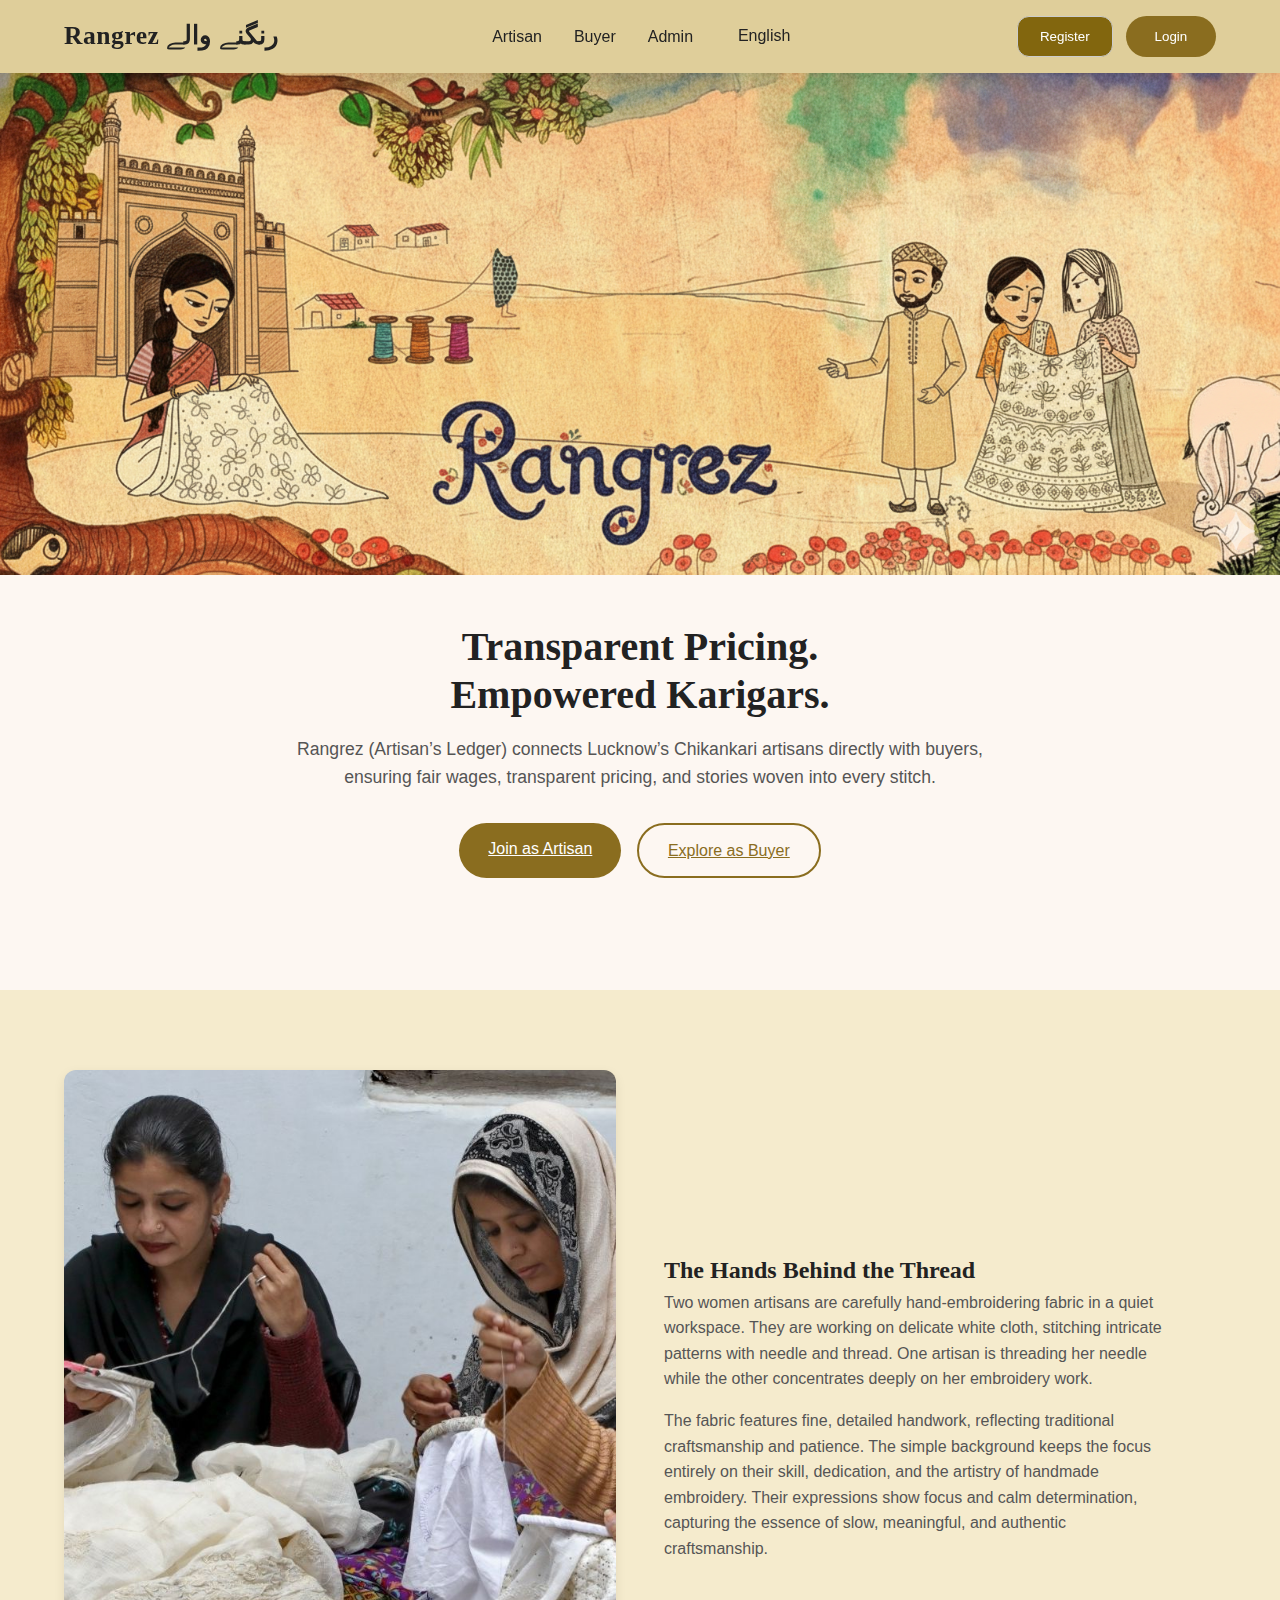
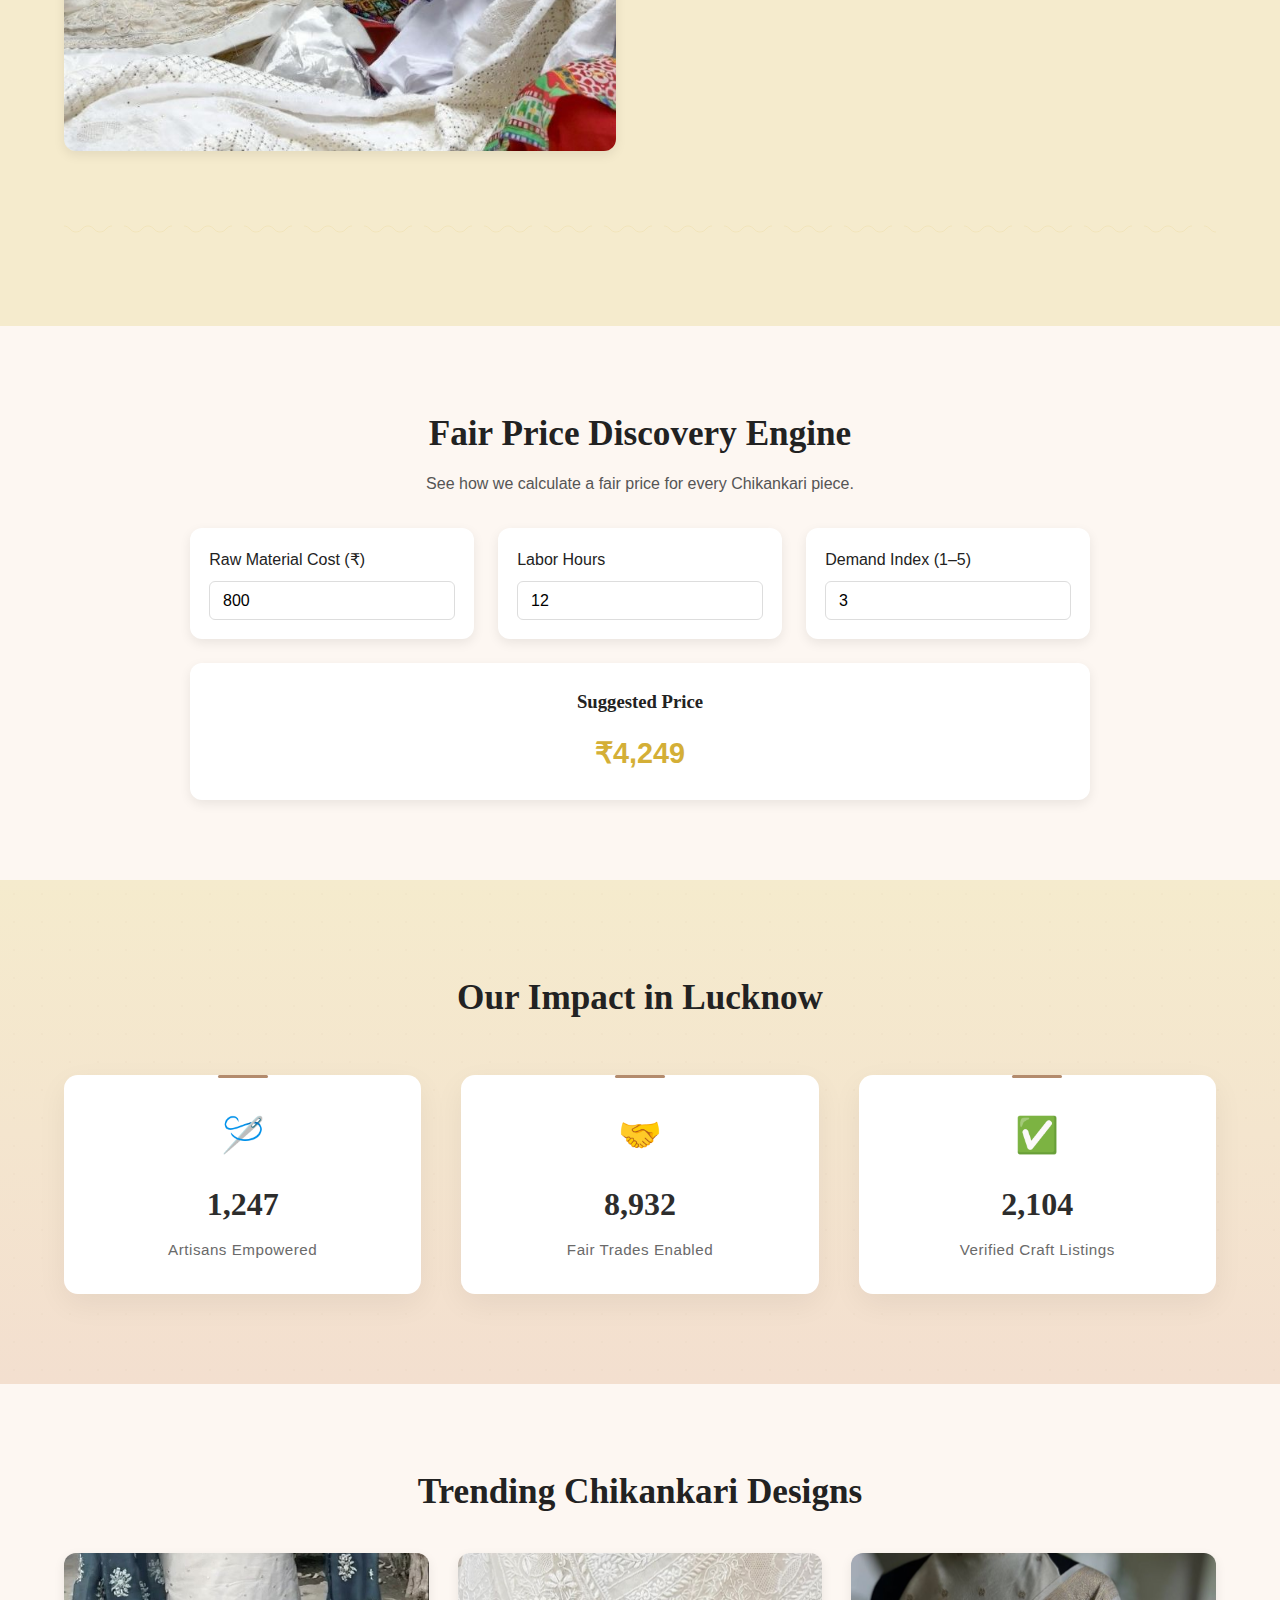
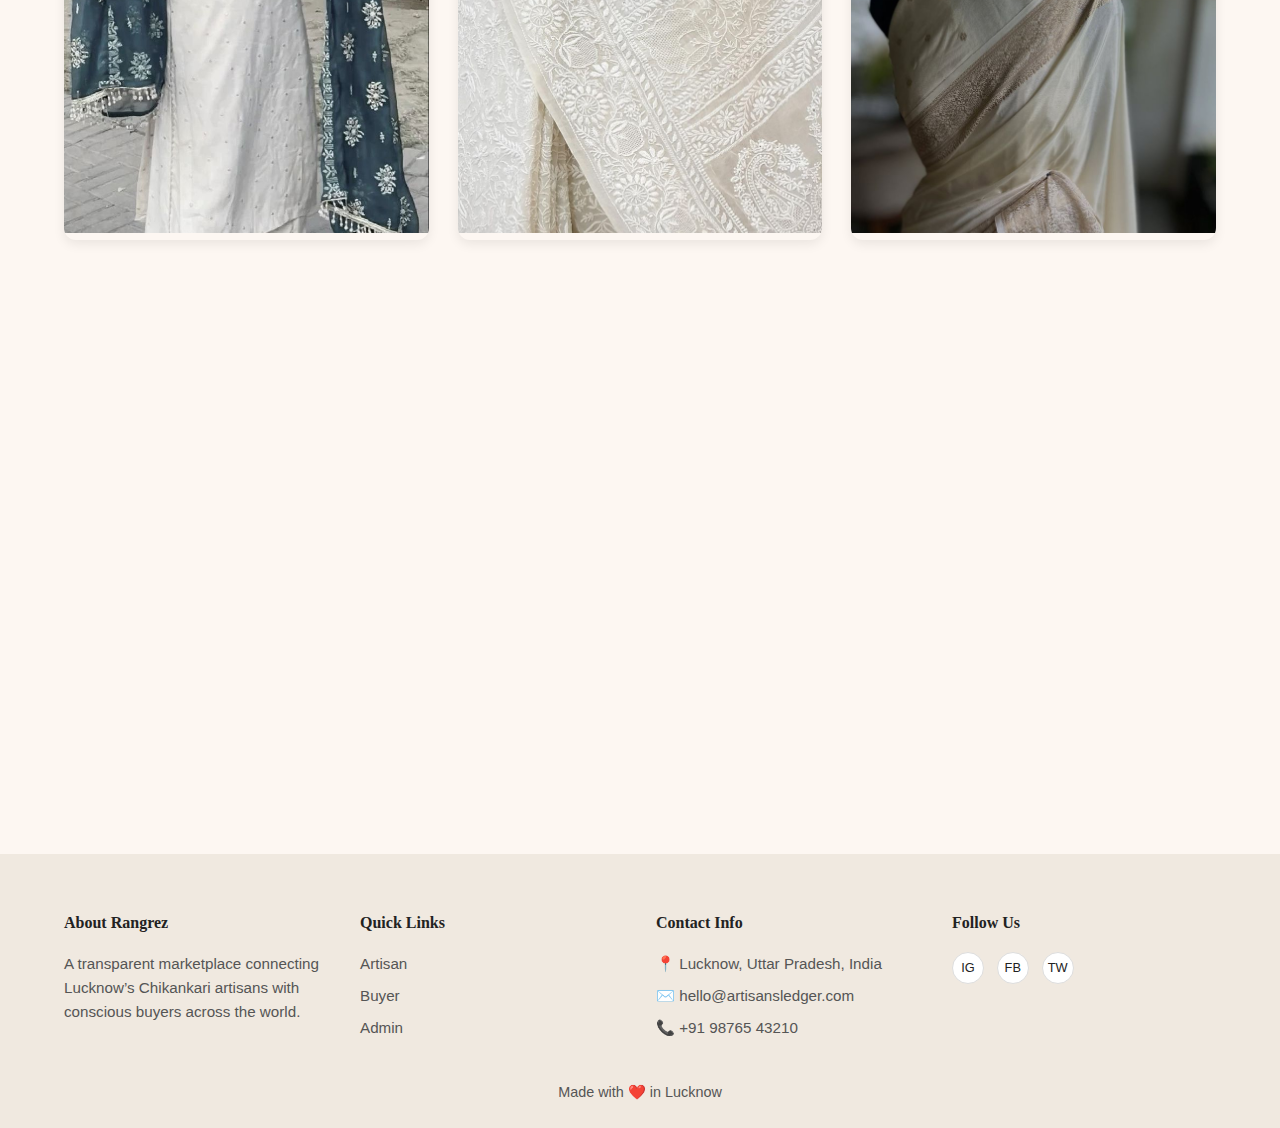
<file: index.html>
<!DOCTYPE html>
<html lang="en">
<head>
  <meta charset="UTF-8" />
  <meta name="viewport" content="width=device-width, initial-scale=1.0"/>
  <title>Artisan’s Ledger – Transparent Pricing. Empowered Karigars.</title>
  <link rel="stylesheet" href="style.css" />
 <link rel="preconnect" href="https://fonts.googleapis.com">
<link rel="preconnect" href="https://fonts.gstatic.com" crossorigin>

</head>
<body>
  <!-- Navigation -->
  <nav class="navbar">
    <div class="nav-container">
      <div class="nav-logo">Rangrez رنگنے والے</div>
      <ul class="nav-menu" id="navMenu">

        <li class="nav-item"><a href="artisan.html" class="nav-link">Artisan</a></li>
        <li class="nav-item"><a href="buyer.html" class="nav-link">Buyer</a></li>
        <li class="nav-item"><a href="admin.html" class="nav-link">Admin</a></li>
        <li class="nav-item dropdown">
          <button class="lang-btn">English</button>
          <ul class="dropdown-menu">
            <li><a href="#" data-lang="en">English</a></li>
            <li><a href="#" data-lang="hi">Hindi</a></li>
            <li><a href="#" data-lang="ur">Urdu</a></li>
          </ul>
        </li>
      </ul>
      <div class="nav-buttons" id="authButtons">
  <button class="btn btn-outline" onclick="openRegister()">Register</button>
  <button class="btn btn-primary" onclick="openLogin()">Login</button>
</div>

<div class="nav-user" id="navUser" style="display:none;">
  <span id="welcomeUser"></span>
  <button class="btn btn-outline" onclick="logout()">Logout</button>
</div>
  <!-- AUTH MODAL -->
<!-- AUTH MODAL -->
<div id="authModal" class="auth-modal">
  <div class="auth-box">

    <span class="close-btn" onclick="closeAuth()">&times;</span>

    <h2 id="authTitle" style="margin-bottom: 1rem;">Login</h2>

    <div id="authMessage" class="auth-message"></div>

    <input type="text" id="authName" placeholder="Full Name">
    
    <input type="email" id="authEmail" placeholder="Email">
    <input type="password" id="authPassword" placeholder="Password">

    <button class="btn btn-primary" onclick="submitAuth()" id="authSubmit" style="width: 100%; margin-top: 10px;">
      Login
    </button>

    <p id="toggleText" style="margin-top: 15px; font-size: 0.9rem;">
      Don’t have an account?
      <span onclick="toggleAuth()" style="color:#c47a2c; cursor:pointer; font-weight:600;">
        Register
      </span>
    </p>

  </div>
</div>


      <!-- Hamburger Button -->
      <div class="hamburger" id="hamburger">
        <span></span>
        <span></span>
        <span></span>
      </div>

    </div>
  </nav>

  <!-- Hero Section -->
 <section class="hero">

  <div class="hero-banner">
    <img src="rangrezBanner.jpg.png" alt="Lucknow Chikankari">
  </div>

  <div class="hero-content">
    <h1 class="hero-title" data-key="heroTitle">
      Transparent Pricing. <br> Empowered Karigars.
    </h1>

    <p class="hero-text" data-key="heroText">
      Rangrez (Artisan’s Ledger) connects Lucknow’s Chikankari artisans directly with buyers,
      ensuring fair wages, transparent pricing, and stories woven into every stitch.
    </p>

    <div class="hero-cta">
     <a href="artisan.html" class="btn-primary">Join as Artisan</a>
<a href="buyer.html" class="btn-secondary">Explore as Buyer</a>

    </div>

  </div>

</section>



  <!-- Story Section -->
  <section id="story" class="section story">
    <div class="container">
      <div class="story-wrapper">
        <div class="story-img fade-in">
          <img src="story.jpg" alt="Chikankari artisan in Lucknow" />
        </div>
        <div class="story-text fade-in">
          <h2 data-key="storyTitle">The Hands Behind the Thread</h2>

          <p data-key="storyText1">
           Two women artisans are carefully hand-embroidering fabric in a quiet workspace. They are working on delicate white cloth, stitching intricate patterns with needle and thread. One artisan is threading her needle while the other concentrates deeply on her embroidery work.


          </p>
          <p data-key="storyText2">
            The fabric features fine, detailed handwork, reflecting traditional craftsmanship and patience. The simple background keeps the focus entirely on their skill, dedication, and the artistry of handmade embroidery.

Their expressions show focus and calm determination, capturing the essence of slow, meaningful, and authentic craftsmanship. 
          </p>
        </div>
      </div>
      <div class="floral-divider"></div>
    </div>
  </section>

  <!-- Fair Price Section -->
  <section class="section fair-price">
    <div class="container">
      <h2 class="section-title" data-key="fairTitle">Fair Price Discovery Engine</h2>
      <p class="section-subtitle " data-key="fairSubtitle">
        See how we calculate a fair price for every Chikankari piece.
      </p>

      <div class="calc-grid">
        <div class="calc-input">
          <label>Raw Material Cost (₹)</label>
          <input type="number" id="rawCost" value="800" />
        </div>
        <div class="calc-input">
          <label>Labor Hours</label>
          <input type="number" id="laborHours" value="12" />
        </div>
        <div class="calc-input">
          <label>Demand Index (1–5)</label>
          <input type="number" id="demandIndex" value="3" min="1" max="5" />
        </div>
        <div class="calc-result">
          <h3>Suggested Price</h3>
          <div class="price-box" id="suggestedPrice">₹1,920</div>
        </div>
      </div>
    </div>
  </section>

  <!-- Impact Section -->
  <section id="impact" class="section impact">
    <div class="container">
      <h2 class="section-title" data-key="impactTitle">Our Impact in Lucknow</h2>
      <div class="stats-grid">
        <div class="stat-card fade-in">
          <div class="stat-icon">🪡</div>
          <div class="stat-number">1,247</div>
          <div class="stat-label" data-key="artisans">Artisans Empowered</div>
        </div>
        <div class="stat-card fade-in">
          <div class="stat-icon">🤝</div>
          <div class="stat-number">8,932</div>
          <div class="stat-label" data-key="trades">Fair Trades Enabled</div>
        </div>
        <div class="stat-card fade-in">
          <div class="stat-icon">✅</div>
          <div class="stat-number">2,104</div>
          <div class="stat-label" data-key="listings">Verified Craft Listings</div>
        </div>
      </div>
    </div>
  </section>

  <!-- Trending Designs -->
  <section class="section trending">
    <div class="container">
      <h2 class="section-title" data-key="trendingTitle">Trending Chikankari Designs</h2>
      <div class="design-grid">
        <div class="design-card fade-in">
          <img src="floralkurta.jpg" alt="Chikankari kurta" />
          <div class="design-overlay">
            <h3>Floral Kurta</h3>
            <p>by Razia Bibi</p>
            <p class="price">₹2,400</p>
          </div>
        </div>
        <div class="design-card fade-in">
          <img src="peonydupatta.jpg" alt="Chikankari dupatta" />
          <div class="design-overlay">
            <h3>Peony Dupatta</h3>
            <p>by Shabnam Khan</p>
            <p class="price">₹1,800</p>
          </div>
        </div>
        <div class="design-card fade-in">
          <img src="awadhisaree.jpg" alt="Chikankari saree" />
          <div class="design-overlay">
            <h3>Awadhi Saree</h3>
            <p>by Nargis Begum</p>
            <p class="price">₹4,500</p>
          </div>
        </div>
      </div>
    </div>
  </section>

  <!-- Lucknow Touch -->
  <section class="section lucknow-touch">
    <div class="container">
      <h3 class="lucknow-title" data-key="lucknowTitle">A Touch of Lucknow</h3>
      <p class="lucknow-text" data-key="lucknowText">
       Lucknow is not just a city — it is an emotion woven in white threads.

Here, craftsmanship is slow, intentional, and soulful. Every stitch reflects hours of dedication. Every pattern holds a fragment of history. Artisan’s Ledger exists to preserve this grace while empowering the hands that keep it alive.

Because heritage deserves dignity.
And artisans deserve fairness.
      </p>
      <div class="arch-silhouette"></div>
      <blockquote class="lucknow-quote">
        “Crafted with tehzeeb and tradition.”
      </blockquote>
    </div>
  </section>

  <!-- Footer -->
  <footer class="footer">
    <div class="footer-container">
      <div class="footer-col">
        <h4>About Rangrez</h4>
        <p data-key="footerAbout">
          A transparent marketplace connecting Lucknow’s Chikankari artisans with conscious buyers across the world.
        </p>
      </div>
      <div class="footer-col">
        <h4>Quick Links</h4>
        <ul>
          <li><a href="#hero">Artisan</a></li>
          <li><a href="#story">Buyer</a></li>
          <li><a href="#impact">Admin</a></li>
        </ul>
      </div>
      <div class="footer-col">
        <h4>Contact Info</h4>
        <p>📍 Lucknow, Uttar Pradesh, India</p>
        <p>✉️ hello@artisansledger.com</p>
        <p>📞 +91 98765 43210</p>
      </div>
      <div class="footer-col">
        <h4>Follow Us</h4>
        <div class="social-icons">
          <a href="#" aria-label="Instagram">IG</a>
          <a href="#" aria-label="Facebook">FB</a>
          <a href="#" aria-label="Twitter">TW</a>
        </div>
      </div>
    </div>
    <div class="footer-bottom" data-key="madeWith">
      <p>Made with ❤️ in Lucknow</p>
    </div>
  </footer>

  <script src="script.js"></script>
</body>
</html>
</file>
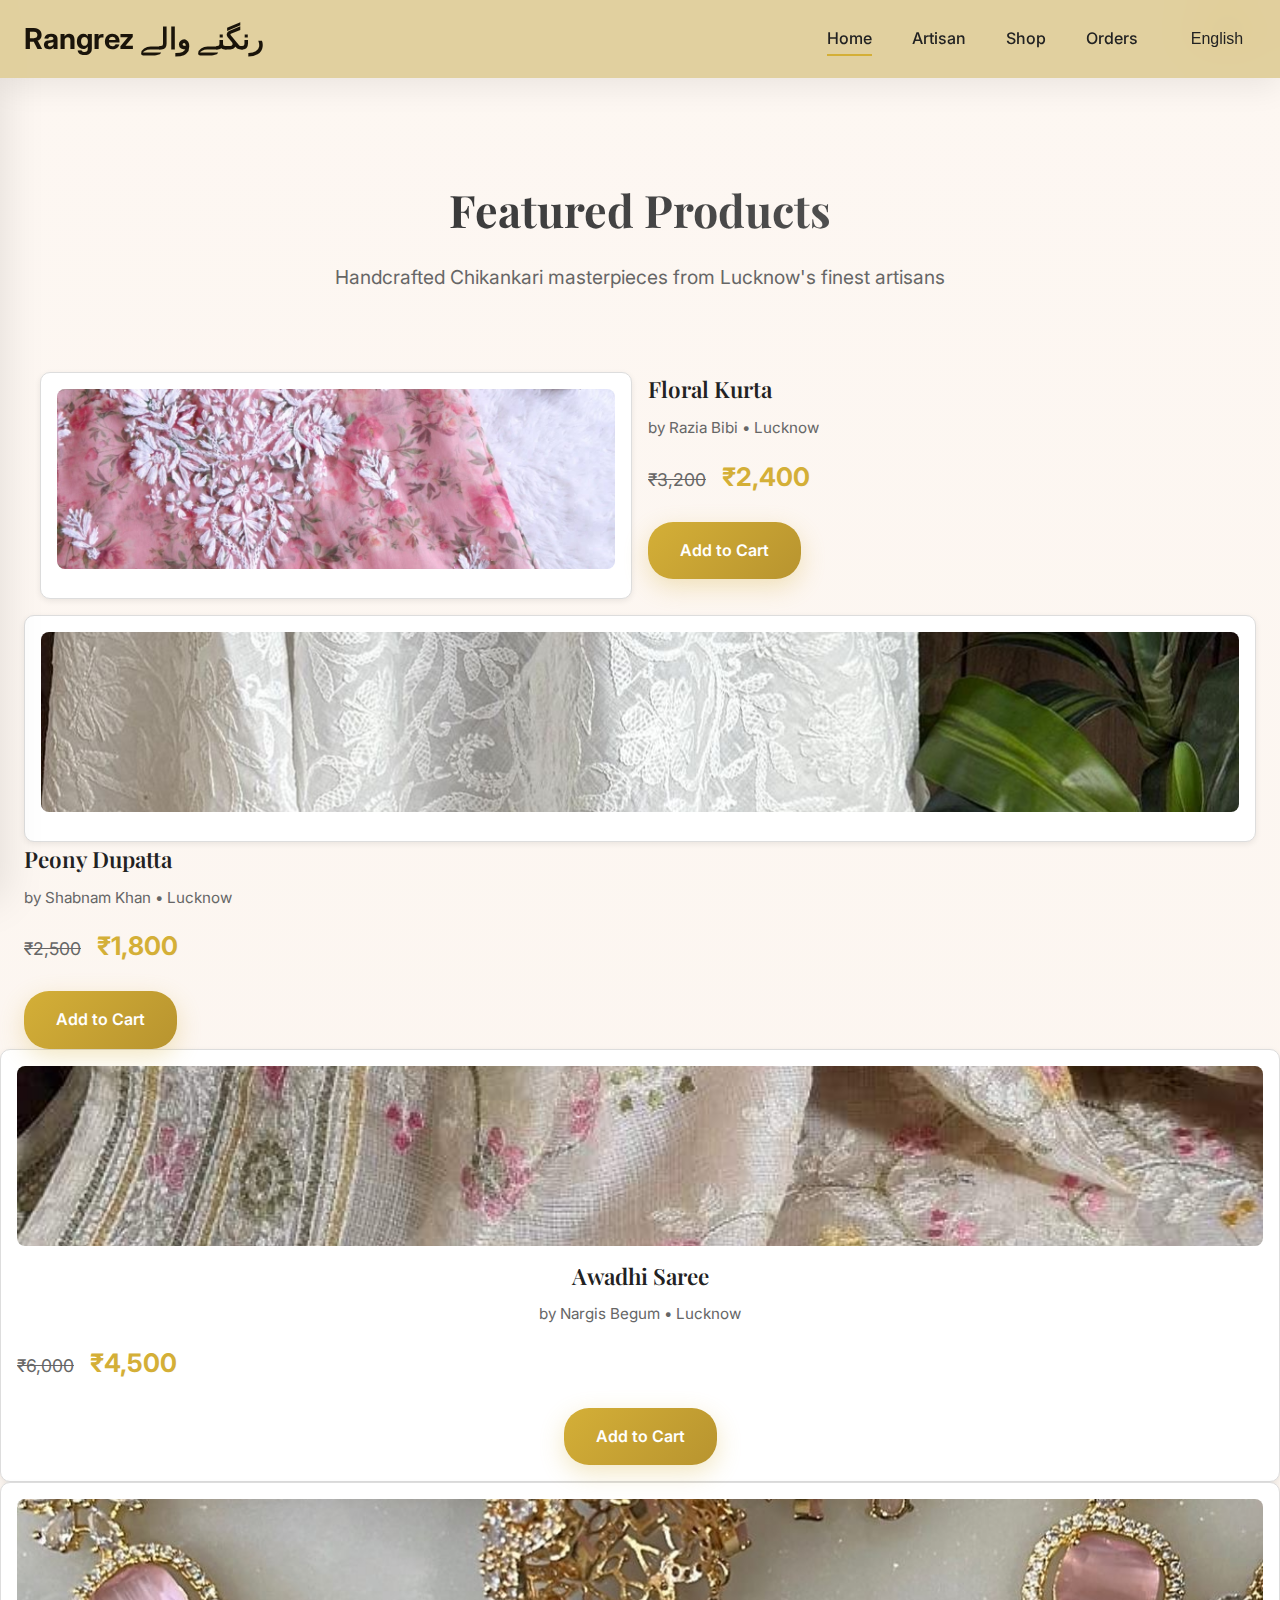
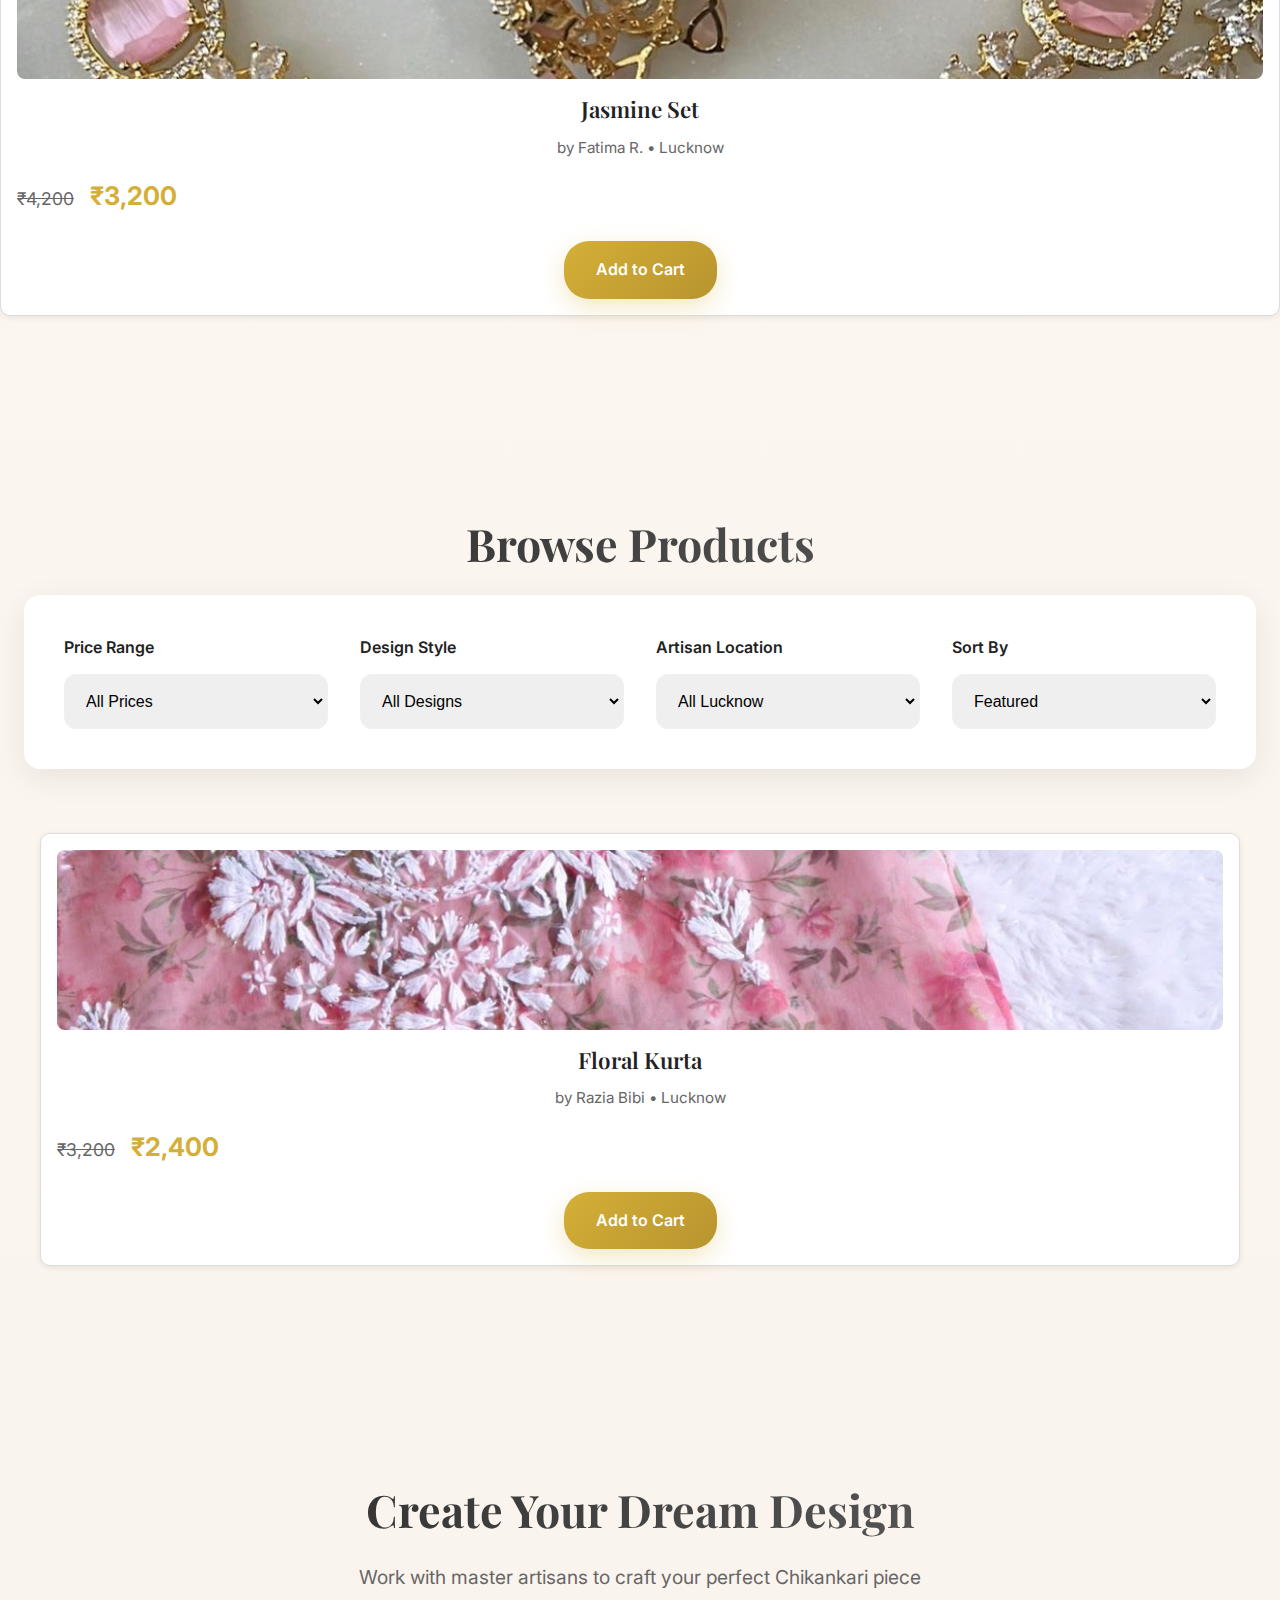
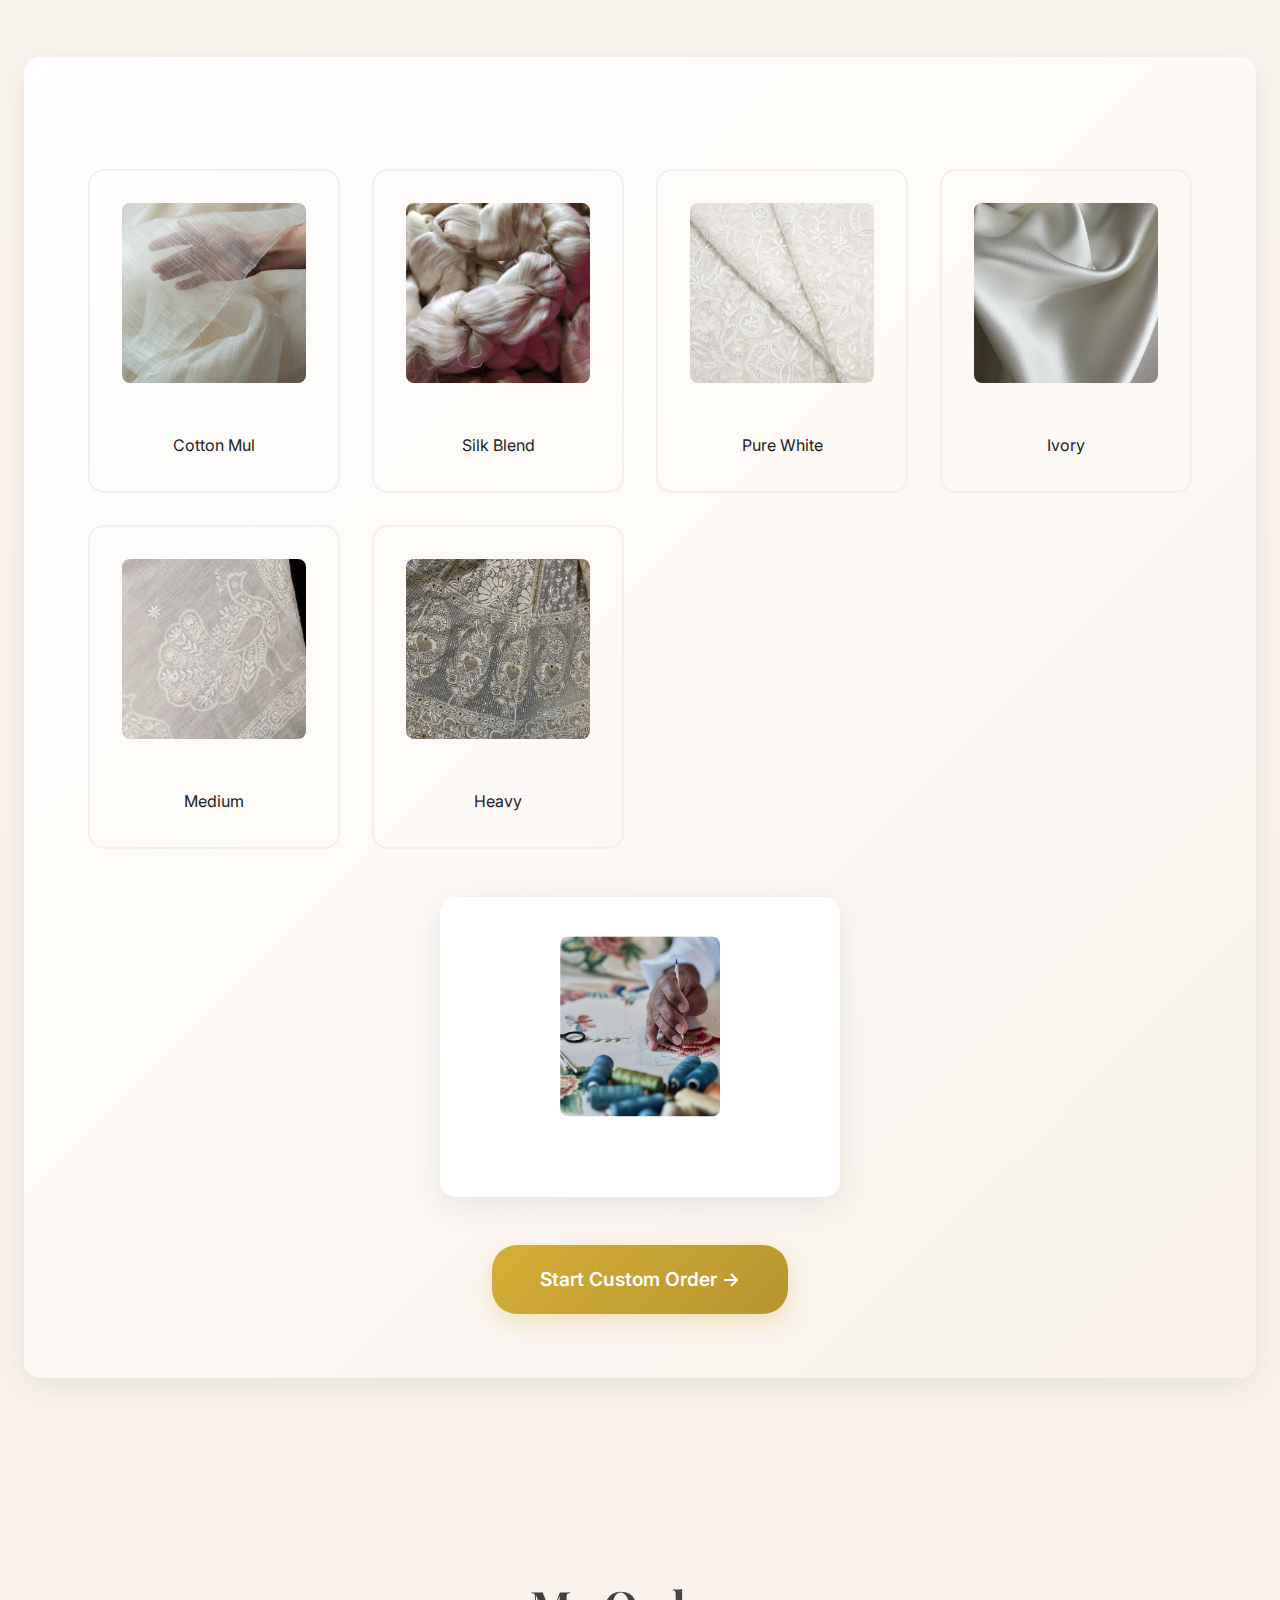
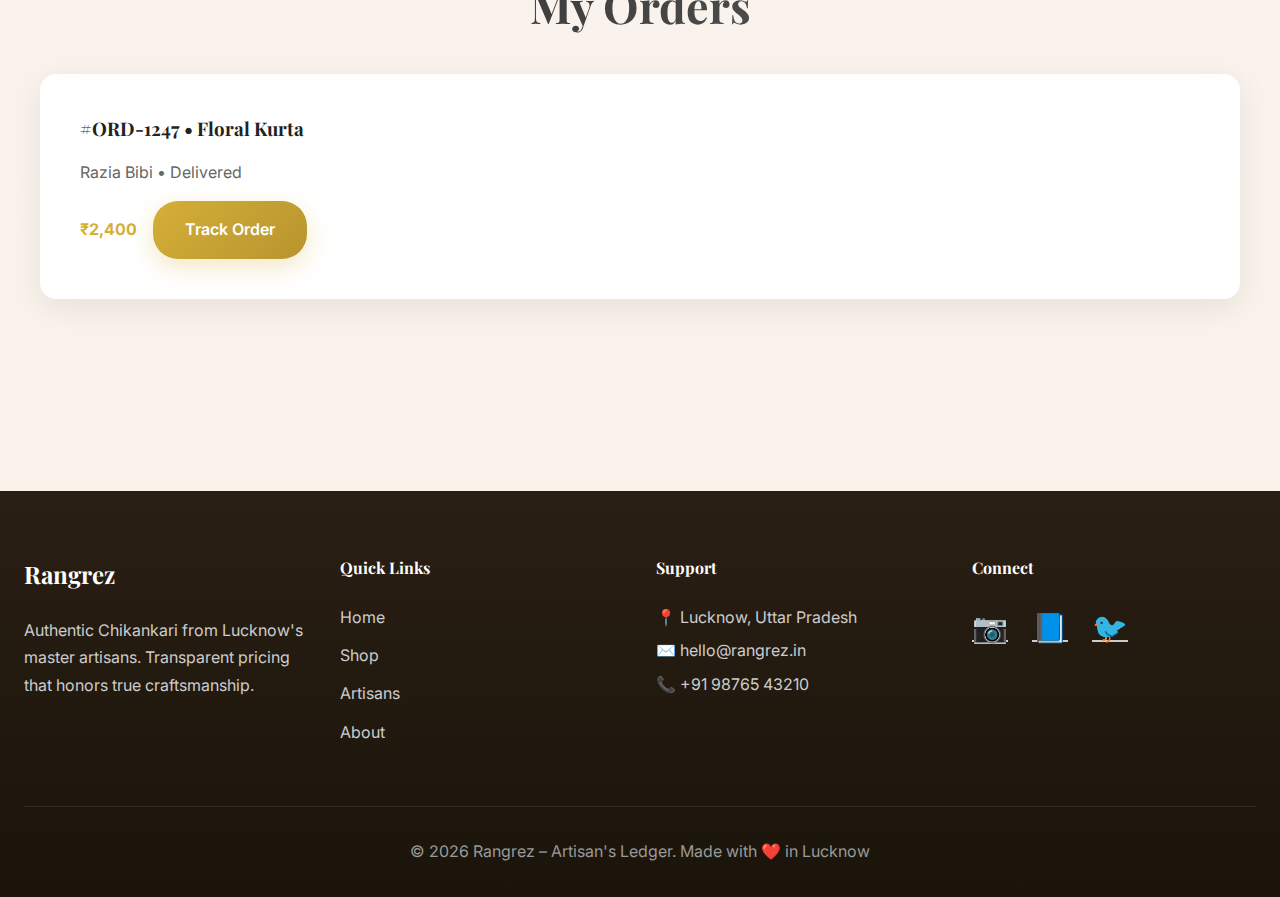
<file: buyer.html>
<!DOCTYPE html>
<html lang="en">
<head>
    <meta charset="UTF-8">
    <meta name="viewport" content="width=device-width, initial-scale=1.0">
    <title>Buyer Dashboard - Rangrez – Artisan's Ledger</title>
    <link href="https://fonts.googleapis.com/css2?family=Playfair+Display:wght@500;600;700&family=Inter:wght@400;500;600&display=swap" rel="stylesheet">
    <style>
        /* ============= BASE DESIGN SYSTEM ============= */
        :root {
            --ivory: #fdf7f2;
            --cream: #f9f2eb;
            --peach: #f7d5c0;
            --gold: #d4af37;
            --gold-light: #e8d5a3;
            --text-dark: #222;
            --text-muted: #666;
            --shadow: 0 8px 32px rgba(0,0,0,0.08);
            --shadow-hover: 0 20px 60px rgba(212,175,55,0.25);
            --border-radius: 16px;
            --transition: all 0.4s cubic-bezier(0.25, 0.46, 0.45, 0.94);
        }

        * {
            margin: 0;
            padding: 0;
            box-sizing: border-box;
        }

        body {
            font-family: 'Inter', sans-serif;
            color: var(--text-dark);
            background: linear-gradient(180deg, var(--ivory) 0%, var(--cream) 100%);
            line-height: 1.6;
        }

        h1, h2, h3, h4 {
            font-family: 'Playfair Display', serif;
        }

        .container {
            max-width: 1400px;
            margin: 0 auto;
            padding: 0 1.5rem;
        }

        /* ============= NAVBAR (EXACT HOMEPAGE) ============= */
        .navbar {
            position: sticky;
            top: 0;
            z-index: 1000;
            background: rgba(223, 206, 154, 0.95);
            backdrop-filter: blur(20px);
            box-shadow: var(--shadow);
            padding: 1rem 0;
        }

        .nav-container {
            display: flex;
            justify-content: space-between;
            align-items: center;
        }

        .nav-logo {
            font-size: 1.8rem;
            font-weight: 700;
            background: linear-gradient(135deg,#1a140a);
            -webkit-background-clip: text;
            -webkit-text-fill-color: transparent;
            background-clip: text;
        }

        .nav-menu {
            display: flex;
            list-style: none;
            gap: 2.5rem;
            align-items: center;
        }

        .nav-link {
            text-decoration: none;
            color: var(--text-dark);
            font-weight: 500;
            position: relative;
            padding: 0.5rem 0;
            transition: var(--transition);
        }

        .nav-link::after {
            content: '';
            position: absolute;
            bottom: 0;
            left: 0;
            width: 0;
            height: 2px;
            background: var(--gold);
            transition: var(--transition);
        }

        .nav-link:hover::after, .nav-link.active::after {
            width: 100%;
        }

        /* Language Dropdown */
       .lang-btn {
  background: none;
  border: none;
  font-size: 1rem;
  color: var(--text-dark);
  cursor: pointer;
  padding: 0.5rem 0.8rem;
  border-radius: 6px;
  transition: var(--transition);
}

.lang-btn:hover {
  background-color: rgba(0,0,0,0.05);
}

.dropdown-menu {
  position: absolute;
  top: 100%;
  right: 0;
  background-color: #fff;
  box-shadow: var(--shadow);
  border-radius: var(--border-radius);
  list-style: none;
  padding: 0.5rem 0;
  min-width: 120px;
  opacity: 0;
  visibility: hidden;
  transform: translateY(-10px);
  transition: var(--transition);
  z-index: 1001;
}

.dropdown:hover .dropdown-menu {
  opacity: 1;
  visibility: visible;
  transform: translateY(0);
}

.dropdown-menu li a {
  display: block;
  padding: 0.5rem 1rem;
  text-decoration: none;
  color: var(--text-dark);
  font-size: 0.9rem;
}

.dropdown-menu li a:hover {
  background-color: rgba(0,0,0,0.05);
}

.nav-buttons {
  display: flex;
  gap: 0.8rem;
}

/* ============= Buttons ============= */
.btn {
  padding: 0.7rem 1.4rem;
  border-radius: var(--border-radius);
  font-weight: 500;
  cursor: pointer;
  border: none;
  transition: var(--transition);
}

.btn-primary {
  background-color: #82660e;
  color: #fff;
}

.btn-primary:hover {
  background-color: #c19d2f;
  transform: translateY(-2px);
}

.btn-outline {
  background-color: #82660e;;
  color: #fff;
  border: 1px solid #ccc;
}

.btn-outline:hover {
  border-color: var(--gold);
  color: var(--gold);
  transform: translateY(-2px);
}

        /* Buyer Menu Sidebar */
        .buyer-sidebar {
            position: fixed;
            left: -320px;
            top: 0;
            height: 100vh;
            width: 320px;
            background: white;
            box-shadow: 4px 0 40px rgba(0,0,0,0.1);
            transition: left 0.4s ease;
            z-index: 999;
            padding: 2rem;
        }

        .buyer-sidebar.active {
            left: 0;
        }

        .buyer-menu {
            list-style: none;
        }

        .buyer-menu-item {
            padding: 1rem 0;
            border-bottom: 1px solid #f5f5f5;
        }

        .buyer-menu-link {
            text-decoration: none;
            color: var(--text-dark);
            font-weight: 500;
            display: flex;
            align-items: center;
            gap: 1rem;
            padding: 1rem;
            border-radius: 12px;
            transition: var(--transition);
        }

        .buyer-menu-link:hover {
            background: var(--cream);
            color: var(--gold);
            transform: translateX(8px);
        }

        .buyer-menu-icon {
            font-size: 1.2rem;
        }

        .hamburger {
            display: none;
            flex-direction: column;
            gap: 4px;
            cursor: pointer;
        }

        .hamburger span {
            width: 28px;
            height: 3px;
            background: var(--text-dark);
            border-radius: 2px;
            transition: var(--transition);
        }

        /* ============= BUTTONS ============= */
        .btn {
            padding: 1rem 2rem;
            border-radius: 25px;
            font-weight: 600;
            cursor: pointer;
            border: none;
            transition: var(--transition);
            font-size: 1rem;
            display: inline-flex;
            align-items: center;
            gap: 0.5rem;
            text-decoration: none;
        }

        .btn-primary {
            background: linear-gradient(135deg, var(--gold), #b8942f);
            color: white;
            box-shadow: 0 8px 25px rgba(212,175,55,0.3);
        }

        .btn-primary:hover {
            transform: translateY(-3px);
            box-shadow: var(--shadow-hover);
        }

        .btn-secondary {
            background: transparent;
            color: var(--gold);
            border: 2px solid var(--gold-light);
        }

        /* ============= MAIN SECTIONS ============= */
        .section {
            padding: 6rem 0;
        }

        .section-title {
            font-size: 2.8rem;
            text-align: center;
            margin-bottom: 1rem;
            background: linear-gradient(135deg, var(--text-dark), var(--text-muted));
            -webkit-background-clip: text;
            -webkit-text-fill-color: transparent;
            background-clip: text;
        }

        .section-subtitle {
            text-align: center;
            color: var(--text-muted);
            font-size: 1.2rem;
            max-width: 700px;
            margin: 0 auto 4rem;
        }

 /* Grid container for products */
.products-grid {
  display: grid;
  grid-template-columns: repeat(auto-fit, minmax(200px, 1fr));
  gap: 1rem;           /* space between cards */
  padding: 1rem;
}

/* Product card styling */
.product-card {
  background: #fff;
  border: 1px solid #ddd;
  border-radius: 10px;
  box-shadow: 0 2px 6px rgba(0,0,0,0.08);
  padding: 1rem;
  text-align: center;
  display: flex;
  flex-direction: column;
  justify-content: flex-start;
  transition: transform 0.2s, box-shadow 0.2s;
}

/* Hover effect */
.product-card:hover {
  transform: translateY(-5px);
  box-shadow: 0 4px 12px rgba(0,0,0,0.12);
}

/* Product image */
.product-image {
  width: 100%;       /* full width of card */
  height: 180px;     /* fixed height */
  object-fit: cover; /* maintain aspect ratio */
  border-radius: 8px;
  margin-bottom: 0.8rem;
}

/* Product name */
.product-name {
  font-size: 1.1rem;
  font-weight: 600;
  margin-bottom: 0.4rem;
}

/* Product price */
.product-price {
  color: #555;
  margin-bottom: 0.2rem;
}

/* Suggested price */
.suggested-price {
  color: #e91e63; /* pink / highlight */
  font-weight: bold;
}

/* Responsive tweaks for small screens */
@media (max-width: 600px) {
  .product-image {
    height: 150px;
  }
  .product-card {
    padding: 0.8rem;
  }
}

        .artisan-badge {
            position: absolute;
            top: 1rem;
            right: 1rem;
            background: var(--gold);
            color: white;
            padding: 0.3rem 0.8rem;
            border-radius: 20px;
            font-size: 0.75rem;
            font-weight: 700;
        }

        .product-name {
            font-size: 1.4rem;
            font-weight: 600;
            margin-bottom: 0.5rem;
        }

        .product-artisan {
            color: var(--text-muted);
            font-size: 0.95rem;
            margin-bottom: 1rem;
        }

        .prices {
            display: flex;
            gap: 1rem;
            align-items: baseline;
            margin-bottom: 1.5rem;
        }

        .base-price {
            text-decoration: line-through;
            color: var(--text-muted);
            font-size: 1.1rem;
        }

        .fair-price {
            font-size: 1.6rem;
            font-weight: 700;
            color: var(--gold);
        }

        /* ============= FILTERS ============= */
        .filters {
            background: white;
            padding: 2.5rem;
            border-radius: var(--border-radius);
            box-shadow: var(--shadow);
            margin-bottom: 3rem;
        }

        .filters-grid {
            display: grid;
            grid-template-columns: repeat(auto-fit, minmax(250px, 1fr));
            gap: 2rem;
        }

        .filter-group label {
            display: block;
            margin-bottom: 0.8rem;
            font-weight: 600;
            color: var(--text-dark);
        }

        .filter-group select,
        .filter-group input {
            width: 100%;
            padding: 1rem;
            border: 2px solid #f0f0f0;
            border-radius: 12px;
            font-size: 1rem;
            transition: var(--transition);
        }

        .filter-group select:focus,
        .filter-group input:focus {
            outline: none;
            border-color: var(--gold);
        }

        /* ============= CUSTOM DESIGNER ============= */
        .custom-designer {
            background: linear-gradient(135deg, white 0%, var(--cream) 100%);
            border-radius: var(--border-radius);
            padding: 4rem;
            box-shadow: var(--shadow);
            text-align: center;
        }

        .designer-grid {
            display: grid;
            grid-template-columns: repeat(auto-fit, minmax(200px, 1fr));
            gap: 2rem;
            margin: 3rem 0;
        }

        .designer-option {
            padding: 2rem;
            border: 2px solid #f0f0f0;
            border-radius: var(--border-radius);
            cursor: pointer;
            transition: var(--transition);
        }

        .designer-option:hover,
        .designer-option.active {
            border-color: var(--gold);
            box-shadow: var(--shadow);
            transform: translateY(-5px);
        }

        .designer-option input[type="radio"] {
            display: none;
        }

        .designer-preview {
            font-size: 3rem;
            margin-bottom: 1rem;
        }

        .preview-area {
            background: white;
            height: 300px;
            border-radius: var(--border-radius);
            margin: 2rem auto 0;
            max-width: 400px;
            box-shadow: var(--shadow);
            position: relative;
            overflow: hidden;
        }

        /* ============= RESPONSIVE ============= */
        @media (max-width: 768px) {
            .hamburger {
                display: flex;
            }

            .nav-menu {
                display: none;
            }

            .buyer-sidebar {
                left: -100%;
            }

            .products-grid {
                grid-template-columns: repeat(auto-fit, minmax(280px, 1fr));
                gap: 2rem;
            }

            .filters-grid {
                grid-template-columns: 1fr;
            }

            .section {
                padding: 4rem 0;
            }
        }

        .hamburger.active span:nth-child(1) {
            transform: rotate(45deg) translate(6px, 6px);
        }

        .hamburger.active span:nth-child(2) {
            opacity: 0;
        }

        .hamburger.active span:nth-child(3) {
            transform: rotate(-45deg) translate(7px, -5px);
        }

        /* Overlay for mobile sidebar */
        .sidebar-overlay {
            position: fixed;
            top: 0;
            left: 0;
            width: 100%;
            height: 100%;
            background: rgba(0,0,0,0.5);
            opacity: 0;
            visibility: hidden;
            transition: opacity 0.3s ease;
            z-index: 998;
        }

        .sidebar-overlay.active {
            opacity: 1;
            visibility: visible;
        }

        .coming-soon-popup {
    position: fixed;
    bottom: 30px;
    right: 30px;
    background: #222;
    color: #fff;
    padding: 12px 20px;
    border-radius: 8px;
    opacity: 0;
    transform: translateY(20px);
    transition: all 0.3s ease;
    z-index: 9999;
    font-size: 14px;
}

.coming-soon-popup.show {
    opacity: 1;
    transform: translateY(0);
}

    </style>
</head>
<body>
    <!-- Navbar (EXACT homepage copy) -->
    <nav class="navbar">
        <div class="nav-container container">
             <div class="nav-logo">Rangrez رنگنے والے</div>
            <ul class="nav-menu" id="mainNav">
                <li class="nav-item">
  <a href="index.html" class="nav-link active" data-key="home">Home</a>
</li>

<li class="nav-item">
  <a href="artisan.html" class="nav-link" data-key="artisan">Artisan</a>
</li>

<li class="nav-item">
  <a href="#featured" class="nav-link" data-key="shop">Shop</a>
</li>

<li class="nav-item">
  <a href="#orders" class="nav-link" data-key="orders">Orders</a>
</li>

                <li class="nav-item dropdown">
                    <button class="lang-btn">English</button>
                    <ul class="dropdown-menu">
                        <li><a href="#" data-lang="en">English</a></li>
                        <li><a href="#" data-lang="hi">हिंदी</a></li>
                        <li><a href="#" data-lang="ur">اردو</a></li>
                    </ul>
                </li>
            </ul>
            
            <!-- Buyer Menu Toggle (Mobile Hamburger) -->
            <div class="hamburger" id="buyerHamburger">
                <span></span><span></span><span></span>
            </div>
        </div>
    </nav>

    <!-- Mobile Sidebar Overlay -->
    <div class="sidebar-overlay" id="sidebarOverlay"></div>

    <!-- Buyer Dashboard Sidebar Menu -->
    <div class="buyer-sidebar" id="buyerSidebar">
        <h3 style="margin-bottom: 2rem; color: var(--text-dark);">Buyer Menu</h3>
        <ul class="buyer-menu">
            <li class="buyer-menu-item">
                <a href="#home" class="buyer-menu-link" ">
                    <span  data-key="home" class="buyer-menu-icon" ></span>
                    Home
                </a>
            </li>
            <li class="buyer-menu-item">
                <a href="#featured" class="buyer-menu-link">
                    <span class="buyer-menu-icon" data-key="featuredTitle"></span>
                    Featured Products
                </a>
            </li>
            <li class="buyer-menu-item">
                <a href="#trending" class="buyer-menu-link">
                    <span class="buyer-menu-icon" data-key="trendingDesigns"></span>
                    Trending Designs
                </a>
            </li>
            <li class="buyer-menu-item">
                <a href="#browse" class="buyer-menu-link">
                    <span class="buyer-menu-icon" data-key="browseProducts"></span>
                    Browse Products
                </a>
            </li>
            <li class="buyer-menu-item">
                <a href="#orders" class="buyer-menu-link">
                    <span class="buyer-menu-icon" data-key="myOrders"></span>
                    My Orders
                </a>
            </li>
            <li class="buyer-menu-item">
                <a href="#artisans" class="buyer-menu-link">
                    <span class="buyer-menu-icon" data-key="verifiedArtisans"></span>
                    Verified Artisans
                </a>
            </li>
        </ul>
    </div>

    <!-- Featured Products -->
    <section id="featured" class="section">
        <div class="container">
            <h1 class="section-title" data-key="featuredTitle">Featured Products</h1>

            <p class="section-subtitle" data-key="featuredSub">Handcrafted Chikankari masterpieces from Lucknow's finest artisans</p>
            <div class="products-grid">
                <div class="product-card" data-icon="🌸">
                    <div class="artisan-badge">Verified</div>
                    <img src="kurta.jpeg" alt="Floral Kurta" class="product-image">
                      
                    </div>
                    <div class="product-info">
                        <h3 class="product-name" data-key="floralKurta">
                          
                          Floral Kurta</h3>
                        <div class="product-artisan">by Razia Bibi • Lucknow</div>
                        <div class="prices">
                            <span class="base-price">₹3,200</span>
                            <span class="fair-price">₹2,400</span>
                        </div>
                        <a href="#"  id="addToCartBtn" class="btn btn-primary" data-key="addCart">Add to Cart</a>
                    </div>
                </div>
                <div class="product-card" data-icon="🌺">
                    <div class="artisan-badge">Verified</div>
                      <img src="dupatta.jpeg" alt="dupatta" class="product-image">
                      
                    </div>
                    <div class="product-info">
                        <h3 class="product-name"  data-key="peonyDupatta">Peony Dupatta</h3>
                        <div class="product-artisan">by Shabnam Khan • Lucknow</div>
                        <div class="prices">
                            <span class="base-price">₹2,500</span>
                            <span class="fair-price">₹1,800</span>
                        </div>
                        <a href="#"  id="addToCartBtn" class="btn btn-primary" data-key="addCart">Add to Cart</a>
                    </div>
                </div>
                <div class="product-card" data-icon="👗">
                    <div class="artisan-badge">Verified</div>
          
                    <img src="saree.jpeg" alt="saree" class="product-image">
                      
                    <div class="product-info">
                        <h3 class="product-name" data-key="awadhiSaree">Awadhi Saree</h3>
                        <div class="product-artisan">by Nargis Begum • Lucknow</div>
                        <div class="prices">
                            <span class="base-price">₹6,000</span>
                            <span class="fair-price">₹4,500</span>
                        </div>
                        <a href="#"  id="addToCartBtn" class="btn btn-primary" data-key="addCart">Add to Cart</a>
                    </div>
                </div>
                <div class="product-card" data-icon="🌼">
                    <div class="artisan-badge">Verified</div>
              
                     <img src="jasmineSet.jpeg" alt="set" class="product-image">
                    <div class="product-info">
                        <h3 class="product-name" data-key="jasmineSet">Jasmine Set</h3>
                        <div class="product-artisan">by Fatima R. • Lucknow</div>
                        <div class="prices">
                            <span class="base-price">₹4,200</span>
                            <span class="fair-price">₹3,200</span>
                        </div>
                        <a href="#"   id="addToCartBtn"class="btn btn-primary" data-key="addCart">Add to Cart</a>
                    </div>
                </div>
            </div>
        </div>
    </section>

    <!-- Browse Products with Filters -->
    <section id="browse" class="section">
        <div class="container">
            <h2 class="section-title" data-key="browseProducts">Browse Products</h2>
            <div class="filters">
                <div class="filters-grid">
                    <div class="filter-group">
                        <label>Price Range</label>
                        <select>
                            <option>All Prices</option>
                            <option>Under ₹1,000</option>
                            <option>₹1,000 - ₹3,000</option>
                            <option>₹3,000 - ₹5,000</option>
                            <option>Over ₹5,000</option>
                        </select>
                    </div>
                    <div class="filter-group">
                        <label>Design Style</label>
                        <select>
                            <option>All Designs</option>
                            <option>Floral</option>
                            <option>Geometric</option>
                            <option>Traditional</option>
                            <option>Modern</option>
                        </select>
                    </div>
                    <div class="filter-group">
                        <label>Artisan Location</label>
                        <select>
                            <option>All Lucknow</option>
                            <option>Chowk</option>
                            <option>Aminabad</option>
                            <option>Hazratganj</option>
                            <option>Nakas</option>
                        </select>
                    </div>
                    <div class="filter-group">
                        <label>Sort By</label>
                        <select>
                            <option>Featured</option>
                            <option>Price: Low to High</option>
                            <option>Price: High to Low</option>
                            <option>Newest</option>
                            <option>Best Selling</option>
                        </select>
                    </div>
                </div>
            </div>
            
            <div class="products-grid">
                <!-- Same product cards as featured -->
                <div class="product-card" data-icon="🌸">
                    <div class="artisan-badge">Verified</div>
                    
                    <img src="kurta.jpeg" alt="Floral Kurta" class="product-image">
                    <div class="product-info">
                        <h3 class="product-name">Floral Kurta</h3>
                        <div class="product-artisan">by Razia Bibi • Lucknow</div>
                        <div class="prices">
                            <span class="base-price">₹3,200</span>
                            <span class="fair-price">₹2,400</span>
                        </div>
                        <a href="#"  id="addToCartBtn"class="btn btn-primary" data-key="addCart">Add to Cart</a>
                    </div>
                </div>
                <!-- Repeat for more products -->
            </div>
        </div>
    </section>

    <!-- Custom Designer Section -->
    <section class="section">
        <div class="container">
           <h2 class="section-title" data-key="dreamDesign">
  Create Your Dream Design
</h2>

<p class="section-subtitle" data-key="customSubtitle">
  Work with master artisans to craft your perfect Chikankari piece
</p>

            <div class="custom-designer">
                <div class="designer-grid">
                    <label class="designer-option">
                        <input type="radio" name="fabric" value="cotton" checked>
                        <div class="designer-preview">
                          <img src="cotton.jpeg" alt="Floral Kurta" class="product-image">
                        </div>
                        <div>Cotton Mul</div>
                    </label>
                    <label class="designer-option">
                        <input type="radio" name="fabric" value="silk">
                        <div class="designer-preview"><img src="silk.jpeg" alt="Floral Kurta" class="product-image"></div>
                        <div>Silk Blend</div>
                    </label>
                    <label class="designer-option">
                        <input type="radio" name="color" value="white">
                        <div class="designer-preview"><img src="white.jpeg" alt="Floral Kurta" class="product-image"></div>
                        <div>Pure White</div>
                    </label>
                    <label class="designer-option">
                        <input type="radio" name="color" value="ivory">
                        <div class="designer-preview"><img src="ivory.jpeg" alt="Floral Kurta" class="product-image"></div>
                        <div>Ivory</div>
                    </label>
                    <label class="designer-option">
                        <input type="radio" name="embroidery" value="medium">
                        <div class="designer-preview"><img src="medium.jpeg" alt="Floral Kurta" class="product-image"></div>
                        <div>Medium</div>
                    </label>
                    <label class="designer-option">
                        <input type="radio" name="embroidery" value="heavy">
                        <div class="designer-preview"><img src="heavy.jpeg" alt="Floral Kurta" class="product-image"></div>
                        <div>Heavy</div>
                    </label>
                </div>
                
                <div class="preview-area">
                    <div style="position: absolute; top: 50%; left: 50%; transform: translate(-50%, -50%); font-size: 4rem;"><img src="custom.jpeg" alt="Floral Kurta" class="product-image"></div>
                </div>
                
                <div style="margin-top: 3rem;">
                    <a href="#" id="startCustomBtn" class="btn btn-primary" data-key="startCustom"style="font-size: 1.2rem; padding: 1.2rem 3rem;">Start Custom Order →</a>
                </div>
            </div>
        </div>
    </section>

    <!-- My Orders Section -->
    <section id="orders" class="section">
        <div class="container">
            <h2 class="section-title" data-key="myOrders">My Orders</h2>
            <div class="products-grid">
                <div style="background: white; border-radius: var(--border-radius); padding: 2.5rem; box-shadow: var(--shadow);">
                    <h3 style="margin-bottom: 1rem;">#ORD-1247 • Floral Kurta</h3>
                    <p style="color: var(--text-muted); margin-bottom: 1rem;">Razia Bibi • Delivered</p>
                    <div style="display: flex; gap: 1rem; align-items: center;">
                        <span style="color: var(--gold); font-weight: 700;">₹2,400</span>
                        <a href="#" class="btn btn-primary btn-small">Track Order</a>
                    </div>
                </div>
                <!-- More order cards -->
            </div>
        </div>
    </section>

    <!-- Footer (EXACT homepage copy) -->
    <footer style="background: linear-gradient(180deg, #2a1f14 0%, #1a140a 100%); color: white; padding: 4rem 0 2rem; margin-top: 5rem;">
        <div class="container">
            <div style="display: grid; grid-template-columns: repeat(auto-fit, minmax(250px, 1fr)); gap: 2rem; margin-bottom: 3rem;">
                <div>
                    <h4 style="margin-bottom: 1.5rem; font-size: 1.5rem;">Rangrez</h4>
                    <p style="color: #ccc; line-height: 1.7;">Authentic Chikankari from Lucknow's master artisans. Transparent pricing that honors true craftsmanship.</p>
                </div>
                <div>
                    <h4 style="margin-bottom: 1.5rem;" data-key="quickLinks">Quick Links</h4>
                    <ul style="list-style: none;">
                        <li style="margin-bottom: 0.8rem;"><a href="#" style="color: #ccc; text-decoration: none; transition: color 0.3s;">Home</a></li>
                        <li style="margin-bottom: 0.8rem;"><a href="#" style="color: #ccc; text-decoration: none;">Shop</a></li>
                        <li style="margin-bottom: 0.8rem;"><a href="#" style="color: #ccc; text-decoration: none;">Artisans</a></li>
                        <li style="margin-bottom: 0.8rem;"><a href="#" style="color: #ccc; text-decoration: none;">About</a></li>
                    </ul>
                </div>
                <div>
                    <h4 style="margin-bottom: 1.5rem;" data-key="support">Support</h4>
                    <p style="color: #ccc; margin-bottom: 0.5rem;">📍 Lucknow, Uttar Pradesh</p>
                    <p style="color: #ccc; margin-bottom: 0.5rem;">✉️ hello@rangrez.in</p>
                    <p style="color: #ccc;">📞 +91 98765 43210</p>
                </div>
                <div>
                    <h4 style="margin-bottom: 1.5rem;"data-key="connect">Connect</h4>
                    <div style="display: flex; gap: 1.5rem; justify-content: flex-start;">
                        <a href="#" style="color: #ccc; font-size: 1.8rem; transition: all 0.3s;" aria-label="Instagram">📷</a>
                        <a href="#" style="color: #ccc; font-size: 1.8rem; transition: all 0.3s;" aria-label="Facebook">📘</a>
                        <a href="#" style="color: #ccc; font-size: 1.8rem; transition: all 0.3s;" aria-label="Twitter">🐦</a>
                    </div>
                </div>
            </div>
            <div style="border-top: 1px solid rgba(255,255,255,0.1); padding-top: 2rem; color: #999; text-align: center;">
                <p>© 2026 Rangrez – Artisan's Ledger. Made with ❤️ in Lucknow</p>
            </div>
        </div>
    </footer>

    <script>
        // Buyer Sidebar Toggle (Mobile Hamburger)
        document.addEventListener('DOMContentLoaded', () => {
            const hamburger = document.getElementById('buyerHamburger');
            const sidebar = document.getElementById('buyerSidebar');
            const overlay = document.getElementById('sidebarOverlay');
            const buyerLinks = document.querySelectorAll('.buyer-menu-link');
             // Coming Soon Feature
const addToCartBtn = document.getElementById("addToCartBtn");
const startCustomBtn = document.getElementById("startCustomBtn");

function showComingSoon(message) {
    const popup = document.createElement("div");
    popup.className = "coming-soon-popup";
    popup.innerText = message;

    document.body.appendChild(popup);

    setTimeout(() => {
        popup.classList.add("show");
    }, 100);

    setTimeout(() => {
        popup.classList.remove("show");
        setTimeout(() => popup.remove(), 300);
    }, 2000);
}

if (addToCartBtn) {
    addToCartBtn.addEventListener("click", () => {
        showComingSoon("🛒 Add to Cart - Coming Soon");
    });
}

if (startCustomBtn) {
    startCustomBtn.addEventListener("click", () => {
        showComingSoon("✨ Custom Design Feature - Coming Soon");
    });
}


            hamburger.addEventListener('click', () => {
                sidebar.classList.toggle('active');
                overlay.classList.toggle('active');
                hamburger.classList.toggle('active');
            });

            overlay.addEventListener('click', () => {
                sidebar.classList.remove('active');
                overlay.classList.remove('active');
                hamburger.classList.remove('active');
            });

            // Close sidebar when menu item clicked
            buyerLinks.forEach(link => {
                link.addEventListener('click', () => {
                    sidebar.classList.remove('active');
                    overlay.classList.remove('active');
                    hamburger.classList.remove('active');
                });
            });


           

            // Custom Designer Interactivity
            document.querySelectorAll('.designer-option input').forEach(radio => {
                radio.addEventListener('change', (e) => {
                    document.querySelectorAll('.designer-option').forEach(opt => {
                        opt.classList.remove('active');
                    });
                    e.target.parentElement.classList.add('active');
                });
            });
        });

        // Smooth scrolling for buyer menu links
        document.querySelectorAll('.buyer-menu-link').forEach(link => {
            link.addEventListener('click', (e) => {
                e.preventDefault();
                const targetId = link.getAttribute('href');
                const targetSection = document.querySelector(targetId);
                if (targetSection) {
                    targetSection.scrollIntoView({ behavior: 'smooth' });
                }
            });
        });



        // 🌍 Language Translations
const translations = {
  en: {
    customSubtitle: "Work with master artisans to craft your perfect Chikankari piece",

    home: "Home",
    artisan: "Artisan",
    shop: "Shop",
    orders: "Orders",
    featuredTitle: "Featured Products",
    featuredSub: "Handcrafted Chikankari masterpieces from Lucknow's finest artisans",
    browseProducts: "Browse Products",
    dreamDesign: "Create Your Dream Design",
    myOrders: "My Orders",
    trendingDesigns: "Trending Designs",
    verifiedArtisans: "Verified Artisans",
    addCart: "Add to Cart",
    startCustom: "Start Custom Order →",

    floralKurta: "Floral Kurta",
    peonyDupatta: "Peony Dupatta",
    awadhiSaree: "Awadhi Saree",
    jasmineSet: "Jasmine Set",

    quickLinks: "Quick Links",
    support: "Support",
    connect: "Connect"
    
  },

  hi: {
    
  customSubtitle: "मास्टर कारीगरों के साथ मिलकर अपनी परफेक्ट चिकनकारी तैयार करें"
,

    home: "होम",
    artisan: "कारीगर",
    shop: "दुकान",
    orders: "ऑर्डर",
    featuredTitle: "विशेष उत्पाद",
    featuredSub: "लखनऊ के बेहतरीन कारीगरों द्वारा हस्तनिर्मित चिकनकारी",
    browseProducts: "उत्पाद ब्राउज़ करें",
    dreamDesign: "अपना सपनों का डिज़ाइन बनाएं",
    myOrders: "मेरे ऑर्डर",
    trendingDesigns: "ट्रेंडिंग डिज़ाइन",
    verifiedArtisans: "सत्यापित कारीगर",
    addCart: "कार्ट में जोड़ें",
    startCustom: "कस्टम ऑर्डर शुरू करें →",

    floralKurta: "फ्लोरल कुर्ता",
    peonyDupatta: "पियोनी दुपट्टा",
    awadhiSaree: "अवधी साड़ी",
    jasmineSet: "जैस्मीन सेट",

    quickLinks: "त्वरित लिंक",
    support: "सहायता",
    connect: "संपर्क"
  },

  ur: {
    customSubtitle: "ماہر کاریگروں کے ساتھ مل کر اپنی بہترین چکنکاری تیار کریں",
    home: "ہوم",
    artisan: "کاریگر",
    shop: "دکان",
    orders: "آرڈرز",
    featuredTitle: "نمایاں مصنوعات",
    featuredSub: "لکھنؤ کے بہترین کاریگروں کی ہاتھ سے بنی چکنکاری",
    browseProducts: "مصنوعات دیکھیں",
    dreamDesign: "اپنا خوابوں کا ڈیزائن بنائیں",
    myOrders: "میرے آرڈرز",
    trendingDesigns: "مقبول ڈیزائن",
    verifiedArtisans: "تصدیق شدہ کاریگر",
    addCart: "کارٹ میں شامل کریں",
    startCustom: "کسٹم آرڈر شروع کریں →",

    floralKurta: "پھولوں والا کرتا",
    peonyDupatta: "پیونی دوپٹہ",
    awadhiSaree: "اودھی ساڑی",
    jasmineSet: "جیسمین سیٹ",

    quickLinks: "فوری لنکس",
    support: "مدد",
    connect: "رابطہ"
  }
};



// 🌍 Language Switch
document.addEventListener("DOMContentLoaded", function () {

  const langButtons = document.querySelectorAll("[data-lang]");
  const langDisplay = document.querySelector(".lang-btn");

  langButtons.forEach(btn => {
    btn.addEventListener("click", function (e) {
      e.preventDefault();

      const lang = this.dataset.lang;

      // Update button text
      langDisplay.innerText = this.innerText;

      // Change all translatable elements
      document.querySelectorAll("[data-key]").forEach(el => {
        const key = el.dataset.key;

        if (translations[lang] && translations[lang][key]) {
          el.innerText = translations[lang][key];
        }
      });

    });
  });

});



    </script>
</body>
</html>
</file>
<file: style.css>
/* ============= Base & Fonts ============= */
:root {
  --ivory: #fdf7f2;
  --cream: #f9f2eb;
  --peach: #f7d5c0;
  --mint: #d6e5d4;
  --gold: #d4af37;
  --text-dark: #222;
  --text-muted: #555;
  --shadow: 0 4px 12px rgba(0,0,0,0.08);
  --border-radius: 12px;
  --transition: all 0.3s ease;
}

* {
  margin: 0;
  padding: 0;
  box-sizing: border-box;
}
/* Modal Centering (Perfect Middle) */

/* Modal Centering (Perfect Middle) */
.auth-modal {
  position: fixed;
  top: 0;
  left: 0;
  width: 100%;
  height: 100vh;

  background: rgba(0,0,0,0.6);
  display: none; /* JS isko 'flex' karega open hone par */
  justify-content: center;
  align-items: center;
  z-index: 9999;
}

.auth-box {
  background: #fff;
  padding: 2.5rem 2rem;
  border-radius: 14px;
  width: 350px;
  max-width: 90%;
  text-align: center;
  position: relative;
  box-shadow: 0 10px 30px rgba(0,0,0,0.2);
  animation: fadeIn 0.3s ease;
}

.auth-box input {
  width: 100%;
  padding: 0.8rem;
  margin-bottom: 1rem;
  border-radius: 8px;
  border: 1px solid #ddd;
  font-size: 0.95rem;
  box-sizing: border-box; /* Ensures padding doesn't overflow width */
}

.close-btn {
  position: absolute;
  top: 12px;
  right: 16px;
  font-size: 1.5rem;
  cursor: pointer;
  color: #555;
}

.close-btn:hover {
  color: #000;
}

/* Custom Message Styles */
.auth-message {
  padding: 10px;
  margin-bottom: 15px;
  border-radius: 6px;
  font-size: 0.9rem;
  text-align: center;
  display: none; /* Hidden by default */
}

.auth-message.error {
  background-color: #fee2e2;
  color: #b91c1c;
  border: 1px solid #f87171;
}

.auth-message.success {
  background-color: #dcfce3;
  color: #166534;
  border: 1px solid #86efac;
}

@keyframes fadeIn {
  from {opacity:0; transform: scale(0.9);}
  to {opacity:1; transform: scale(1);}
}
body {
  font-family: 'Inter', sans-serif;
  color: var(--text-dark);
  background-color: var(--ivory);
  line-height: 1.6;
}

h1, h2, h3, h4, .nav-logo {
  font-family: 'Playfair Display', serif;
}

/* ============= Layout Helpers ============= */
.container {
  max-width: 1200px;
  margin: 0 auto;
  padding: 0 1.5rem;
}

.section {
  padding: 5rem 0;
}

.section-title {
  font-size: 2.2rem;
  margin-bottom: 0.5rem;
  color: var(--text-dark);
  text-align: center;
}

.section-subtitle {
  text-align: center;
  color: var(--text-muted);
  margin-bottom: 2rem;
}

/* ============= Navbar ============= */
.navbar {
  position: sticky;
  top: 0;
  z-index: 1000;
  background-color: #dfce9a;
  backdrop-filter: blur(8px);
  box-shadow: var(--shadow);
  padding: 1rem 0;
}

.nav-container {
  display: flex;
  justify-content: space-between;
  align-items: center;
  max-width: 1200px;
  margin: 0 auto;
  padding: 0 1.5rem;
}

.nav-logo {
  font-size: 1.6rem;
  font-weight: 600;
  color: var(--text-dark);
  letter-spacing: 0.5px;
  position: relative;
}

.nav-logo::after {
  content: "";
  position: absolute;
  bottom: -4px;
  left: 0;
  width: 0;
  height: 2px;
  background: linear-gradient(90deg, transparent, var(--gold), transparent);
  transition: width 0.4s ease;
}

.nav-logo:hover::after {
  width: 100%;
}

.nav-menu {
  display: flex;
  list-style: none;
  gap: 2rem;
  align-items: center;
}

.nav-item {
  position: relative;
}

.nav-link {
  text-decoration: none;
  color: var(--text-dark);
  font-weight: 500;
  position: relative;
  padding: 0.5rem 0;
}

.nav-link::after {
  content: "";
  position: absolute;
  bottom: 0;
  left: 0;
  width: 0;
  height: 2px;
  background: var(--gold);
  transition: width 0.3s ease;
}

.nav-link:hover::after,
.nav-link.active::after {
  width: 100%;
}

.dropdown {
  position: relative;
}

.lang-btn {
  background: none;
  border: none;
  font-size: 1rem;
  color: var(--text-dark);
  cursor: pointer;
  padding: 0.5rem 0.8rem;
  border-radius: 6px;
  transition: var(--transition);
}

.lang-btn:hover {
  background-color: rgba(0,0,0,0.05);
}

.dropdown-menu {
  position: absolute;
  top: 100%;
  right: 0;
  background-color: #fff;
  box-shadow: var(--shadow);
  border-radius: var(--border-radius);
  list-style: none;
  padding: 0.5rem 0;
  min-width: 120px;
  opacity: 0;
  visibility: hidden;
  transform: translateY(-10px);
  transition: var(--transition);
  z-index: 1001;
}

.dropdown:hover .dropdown-menu {
  opacity: 1;
  visibility: visible;
  transform: translateY(0);
}

.dropdown-menu li a {
  display: block;
  padding: 0.5rem 1rem;
  text-decoration: none;
  color: var(--text-dark);
  font-size: 0.9rem;
}

.dropdown-menu li a:hover {
  background-color: rgba(0,0,0,0.05);
}

.nav-buttons {
  display: flex;
  gap: 0.8rem;
}

/* ============= Buttons ============= */
.btn {
  padding: 0.7rem 1.4rem;
  border-radius: var(--border-radius);
  font-weight: 500;
  cursor: pointer;
  border: none;
  transition: var(--transition);
}

.btn-primary {
  background-color: #82660e;
  color: #fff;
}

.btn-primary:hover {
  background-color: #c19d2f;
  transform: translateY(-2px);
}

.btn-outline {
  background-color: #82660e;;
  color: #fff;
  border: 1px solid #ccc;
}

.btn-outline:hover {
  border-color: var(--gold);
  color: var(--gold);
  transform: translateY(-2px);
}

/* ============= Hero ============= */
.hero {
  width: 100%;
  text-align: center;
}

/* Image Section */
.hero-banner img {
  width: 100%;
  height: auto;       /* 🔥 no crop */
  display: block;
}

/* Content Section */
.hero-content {
  padding: 3rem 1.5rem;
  max-width: 800px;
  margin: auto;
}

/* Title */
.hero-title {
  font-size: 2.5rem;
  line-height: 1.2;
  margin-bottom: 1rem;
}

/* Description */
.hero-text {
  font-size: 1.1rem;
  color: #555;
  margin-bottom: 2rem;
}

/* Buttons */
.hero-cta {
  display: flex;
  justify-content: center;
  gap: 1rem;
  flex-wrap: wrap;
}

/* Button Styling */
.btn-primary {
  background: #8a6d1f;
  color: white;
  padding: 0.8rem 1.8rem;
  border: none;
  border-radius: 30px;
  cursor: pointer;
  transition: 0.3s;
}

.btn-primary:hover {
  background: #a07f25;
}

.btn-secondary {
  background: transparent;
  border: 2px solid #8a6d1f;
  color: #8a6d1f;
  padding: 0.8rem 1.8rem;
  border-radius: 30px;
  cursor: pointer;
  transition: 0.3s;
}

.btn-secondary:hover {
  background: #8a6d1f;
  color: white;
}

/* ============= Story Section ============= */



/* ===== STORY SECTION FIX ===== */

.story {
  position: relative;
  z-index: 10;
  background: #f5ebcd;
  padding: 5rem 0;
}

.hero {
  margin-bottom: 4rem;
}

/* Remove fade issue */
.fade-in {
  opacity: 1 !important;
  transform: none !important;
}

/* Grid Layout */
.story-wrapper {
  display: grid;
  grid-template-columns: 1fr 1fr;
  gap: 3rem;
  align-items: center;
}

.story-img img {
  width: 100%;
  border-radius: var(--border-radius);
  box-shadow: var(--shadow);
}

.story-text {
  max-width: 500px;
}

.story-text p {
  margin-bottom: 1rem;
  color: var(--text-muted);
}

/* Floral Divider */
.floral-divider {
  height: 40px;
  background-image: url("data:image/svg+xml,%3Csvg width='100' height='40' viewBox='0 0 100 40' xmlns='http://www.w3.org/2000/svg'%3E%3Cpath d='M0 20c10 0 10 10 20 10 10 0 10-10 20-10 10 0 10 10 20 10 10 0 10-10 20-10' stroke='%23d4af37' stroke-opacity='0.2' stroke-width='1' fill='none'/%3E%3C/svg%3E");
  background-size: 60px 40px;
  background-repeat: repeat-x;
  margin-top: 3rem;
}

/* Responsive */
@media (max-width: 768px) {
  .story-wrapper {
    grid-template-columns: 1fr;
  }
}

/* ============= Fair Price Section ============= */
.calc-grid {
  display: grid;
  grid-template-columns: repeat(3, 1fr);
  gap: 1.5rem;
  max-width: 900px;
  margin: 0 auto;
}

.calc-input {
  background-color: #fff;
  padding: 1.2rem;
  border-radius: var(--border-radius);
  box-shadow: var(--shadow);
}

.calc-input label {
  display: block;
  margin-bottom: 0.5rem;
  font-weight: 500;
  color: var(--text-dark);
}

.calc-input input {
  width: 100%;
  padding: 0.6rem 0.8rem;
  border: 1px solid #ddd;
  border-radius: 6px;
  font-size: 1rem;
}

.calc-input input:focus {
  outline: none;
  border-color: var(--gold);
}

.calc-result {
  grid-column: span 3;
  text-align: center;
  padding: 1.5rem;
  background-color: #fff;
  border-radius: var(--border-radius);
  box-shadow: var(--shadow);
}

.calc-result h3 {
  margin-bottom: 0.8rem;
  color: var(--text-dark);
}

.price-box {
  font-size: 1.8rem;
  font-weight: 600;
  color: var(--gold);
}

/* ============= Impact Section ============= */
/* ===== Impact Section ===== */

.impact {
  background: linear-gradient(180deg, #f5ebcd 0%, #f3dfcf 100%);
  padding: 90px 20px;
  position: relative;
  overflow: hidden;
}

/* subtle embroidery texture */
.impact::before {
  content: "";
  position: absolute;
  inset: 0;
  background-image: radial-gradient(#b38b6d 1px, transparent 1px);
  background-size: 28px 28px;
  opacity: 0.04;
  pointer-events: none;
}

/* Grid */
.stats-grid {
  display: grid;
  grid-template-columns: repeat(3, 1fr);
  gap: 2.5rem;
  margin-top: 3rem;
}

/* Card */
.stat-card {
  background: #ffffff;
  padding: 2rem 1.8rem;
  border-radius: 14px;
  box-shadow: 0 10px 30px rgba(0, 0, 0, 0.06);
  text-align: center;
  transition: all 0.4s ease;
  position: relative;

  opacity: 0;
  transform: translateY(30px);
}

/* Elegant top accent line */
.stat-card::before {
  content: "";
  position: absolute;
  top: 0;
  left: 50%;
  width: 50px;
  height: 3px;
  background: #b38b6d;
  transform: translateX(-50%);
  border-radius: 2px;
}

/* Hover Effect */
.stat-card:hover {
  transform: translateY(-8px);
  box-shadow: 0 15px 40px rgba(179, 139, 109, 0.2);
}

/* Icon */
.stat-icon {
  font-size: 2.2rem;
  margin-bottom: 1rem;
  color: #b38b6d;
}

/* Number */
.stat-number {
  font-size: 2rem;
  font-weight: 700;
  color: #2d2d2d;
  margin-bottom: 0.5rem;
  font-family: 'Playfair Display', serif;
}

/* Label */
.stat-label {
  color: #6a6a6a;
  font-size: 0.95rem;
  letter-spacing: 0.5px;
}

/* Reveal Animation */
.show {
  opacity: 1;
  transform: translateY(0);
  transition: all 0.8s ease;
}

/* ============= Trending Designs ============= */
.design-grid {
  display: grid;
  grid-template-columns: repeat(3, 1fr);
  gap: 1.8rem;
  margin-top: 2rem;
}

.design-card {
  position: relative;
  border-radius: var(--border-radius);
  overflow: hidden;
  box-shadow: var(--shadow);
  opacity: 0;
  transform: translateY(20px);
}

.design-card img {
  width: 100%;
  height: 280px;
  object-fit: cover;
  transition: transform 0.4s ease;
}

.design-card:hover img {
  transform: scale(1.05);
}

.design-overlay {
  position: absolute;
  bottom: 0;
  left: 0;
  right: 0;
  padding: 1.2rem;
  background: linear-gradient(transparent, rgba(0,0,0,0.7));
  color: #fff;
  transform: translateY(20px);
  opacity: 0;
  transition: var(--transition);
}

.design-card:hover .design-overlay {
  transform: translateY(0);
  opacity: 1;
}

.design-overlay h3 {
  margin-bottom: 0.3rem;
}

.design-overlay p {
  margin-bottom: 0.2rem;
  font-size: 0.9rem;
}

.price {
  font-weight: 600;
  font-size: 1.1rem;
}

/* ============= Lucknow Touch ============= */
/* ===== Lucknow Touch Section ===== */

.lucknow-touch {
  background: linear-gradient(180deg, #e8cbb3 0%, #f3dfcf 100%);
  padding: 100px 20px;
  position: relative;
  overflow: hidden;
  text-align: center;
}

/* Subtle embroidery texture */
.lucknow-touch::before {
  content: "";
  position: absolute;
  inset: 0;
  background-image: radial-gradient(#b38b6d 1px, transparent 1px);
  background-size: 30px 30px;
  opacity: 0.04;
  pointer-events: none;
}

/* Title */
.lucknow-title {
  font-family: 'Playfair Display', serif;
  font-size: 2.4rem;
  letter-spacing: 1px;
  color: #2d2d2d;
  margin-bottom: 1rem;
}

/* Decorative Arch Silhouette */
.arch-silhouette {
  height: 45px;
  background-image: url("data:image/svg+xml,%3Csvg width='200' height='45' viewBox='0 0 200 45' xmlns='http://www.w3.org/2000/svg'%3E%3Cpath d='M0 45v-20h25v-15h25v-10h25v-10h25v-10h25v-10h25v45' stroke='%23b38b6d' stroke-opacity='0.25' stroke-width='1.5' fill='none'/%3E%3C/svg%3E");
  background-size: 120px 45px;
  background-repeat: repeat-x;
  margin: 2rem 0;
}

/* Paragraph */
.lucknow-text {
  max-width: 700px;
  margin: 0 auto 2rem;
  color: #5a5a5a;
  line-height: 1.7;
  font-size: 1.05rem;
}

/* Quote */
.lucknow-quote {
  font-family: 'Playfair Display', serif;
  font-style: italic;
  font-size: 1.3rem;
  color: #6a4e42;
  position: relative;
}

.lucknow-quote::before,
.lucknow-quote::after {
  content: "❦";
  margin: 0 10px;
  color: #b38b6d;
}

/* Soft Fade Animation */
.lucknow-touch {
  animation: fadeUp 1s ease forwards;
  opacity: 0;
  transform: translateY(30px);
}

@keyframes fadeUp {
  to {
    opacity: 1;
    transform: translateY(0);
  }
}

/* Hover Glow Effect */
.lucknow-touch:hover {
  box-shadow: inset 0 0 80px rgba(179, 139, 109, 0.08);
  transition: 0.4s ease;
}


/* ============= Footer ============= */
.footer {
  background-color: #f0e9e0;
  border-top: 8px solid transparent;
  border-image: url("data:image/svg+xml,%3Csvg width='100' height='8' viewBox='0 0 100 8' xmlns='http://www.w3.org/2000/svg'%3E%3Cpath d='M0 4c10 0 10 4 20 4 10 0 10-4 20-4 10 0 10 4 20 4 10 0 10-4 20-4' stroke='%23d4af37' stroke-opacity='0.3' stroke-width='2' fill='none'/%3E%3C/svg%3E") 1;
  padding: 3rem 0 1.5rem;
}

.footer-container {
  display: grid;
  grid-template-columns: repeat(4, 1fr);
  gap: 2rem;
  max-width: 1200px;
  margin: 0 auto;
  padding: 0 1.5rem;
}

.footer-col h4 {
  margin-bottom: 1rem;
  color: var(--text-dark);
}

.footer-col p,
.footer-col li {
  color: var(--text-muted);
  font-size: 0.95rem;
  margin-bottom: 0.5rem;
}

.footer-col ul {
  list-style: none;
}

.footer-col li a {
  text-decoration: none;
  color: var(--text-muted);
  transition: color 0.3s ease;
}

.footer-col li a:hover {
  color: var(--gold);
}

.social-icons {
  display: flex;
  gap: 0.8rem;
}

.social-icons a {
  display: inline-flex;
  align-items: center;
  justify-content: center;
  width: 32px;
  height: 32px;
  background-color: #fff;
  border-radius: 50%;
  border: 1px solid #ddd;
  text-decoration: none;
  color: var(--text-dark);
  font-size: 0.8rem;
  transition: var(--transition);
}

.social-icons a:hover {
  background-color: var(--gold);
  color: #fff;
  transform: translateY(-2px);
}

.footer-bottom {
  text-align: center;
  margin-top: 2rem;
  color: var(--text-muted);
  font-size: 0.9rem;
}

/* ============= Fade‑in Scroll Animations ============= */
.fade-in {
  opacity: 0;
  transform: translateY(20px);
  transition: opacity 0.6s ease, transform 0.6s ease;
}

.fade-in.visible {
  opacity: 1;
  transform: translateY(0);
}

/* ============= Responsive ============= */
@media (max-width: 900px) {
  .story-wrapper {
    grid-template-columns: 1fr;
    text-align: center;
  }

  .story-text {
    margin-top: 2rem;
  }

  .calc-grid {
    grid-template-columns: 1fr;
  }

  .stats-grid,
  .design-grid {
    grid-template-columns: repeat(2, 1fr);
  }

  .footer-container {
    grid-template-columns: repeat(2, 1fr);
  }
}

@media (max-width: 600px) {
  .hero-title {
    font-size: 2.2rem;
  }

  .hero-cta {
    flex-direction: column;
    align-items: center;
  }

  .stats-grid,
  .design-grid {
    grid-template-columns: 1fr;
  }

  .footer-container {
    grid-template-columns: 1fr;
  }
}

/* =============================
   HAMBURGER MENU
============================= */

.hamburger {
  display: none;
  flex-direction: column;
  cursor: pointer;
  gap: 5px;
}

.hamburger span {
  width: 25px;
  height: 3px;
  background: var(--text-dark);
  border-radius: 3px;
  transition: 0.3s;
}

/* =============================
   TABLET RESPONSIVE
============================= */

@media (max-width: 1024px) {

  .stats-grid,
  .design-grid {
    grid-template-columns: repeat(2, 1fr);
  }

}

/* =============================
   MOBILE RESPONSIVE
============================= */

@media (max-width: 768px) {

  .hamburger {
    display: flex;
  }

  .nav-menu {
    position: fixed;
    top: 0;
    right: -100%;
    height: 100vh;
    width: 250px;
    background: #fff;
    flex-direction: column;
    align-items: flex-start;
    padding: 5rem 2rem;
    gap: 1.5rem;
    box-shadow: -5px 0 20px rgba(0,0,0,0.1);
    transition: 0.4s ease;
  }

  .nav-menu.active {
    right: 0;
  }

  .nav-buttons {
    display: none;
  }

  .story-wrapper {
    grid-template-columns: 1fr;
    text-align: center;
  }

  .calc-grid {
    grid-template-columns: 1fr;
  }

  .stats-grid,
  .design-grid {
    grid-template-columns: 1fr;
  }

  .footer-container {
    grid-template-columns: 1fr;
    text-align: center;
  }

  .hero-title {
    font-size: 2rem;
  }

}
.hamburger.active span:nth-child(1) {
  transform: rotate(45deg) translateY(8px);
}

.hamburger.active span:nth-child(2) {
  opacity: 0;
}

.hamburger.active span:nth-child(3) {
  transform: rotate(-45deg) translateY(-8px);
}
</file>
